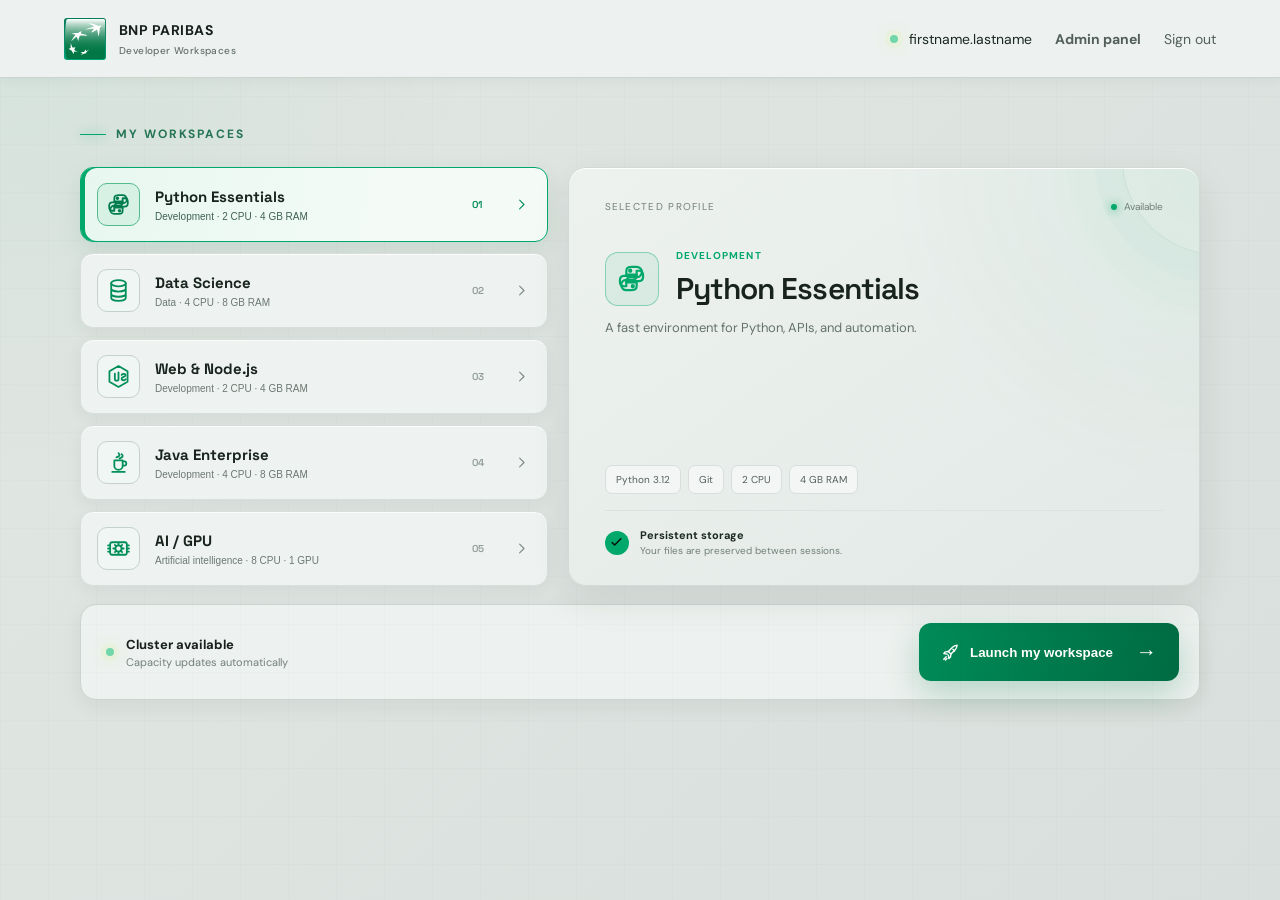
<file: preview/index.html>
<!doctype html>
<html lang="en">
<head>
  <meta charset="utf-8"><meta name="viewport" content="width=device-width,initial-scale=1">
  <title>BNP Paribas Developer Workspaces</title>
  <link rel="stylesheet" href="../theme/static/portal.css">
</head>
<body>
  <nav class="nebula-nav"><a class="nebula-brand" href="login.html"><img class="brand-logo" src="../theme/static/bnp-paribas-logo.svg" alt=""><span class="brand-copy"><strong>BNP PARIBAS</strong><small>Developer Workspaces</small></span></a><div class="nav-user"><span class="status-dot"></span><span class="user-name">firstname.lastname</span><a class="nav-link nav-link-admin" href="#admin">Admin panel</a><a class="nav-link" href="login.html">Sign out</a></div></nav>
  <main class="profile-shell"><header class="profile-header"><div class="eyebrow"><span></span> My workspaces</div></header><form><div class="native-profile-control"><label for="profile">Profile</label><select id="profile" name="profile"><option value="python" selected>Python Essentials — A fast environment for Python, APIs, and automation.</option><option value="datascience">Data Science — Pandas, SciPy, scikit-learn, and visualization.</option><option value="node">Web &amp; Node.js — Node.js and TypeScript for web applications.</option><option value="java">Java Enterprise — OpenJDK and Maven for enterprise services.</option><option value="cuda">AI / GPU — CUDA, cuDNN, and PyTorch for AI workloads.</option></select></div><div class="launch-bar"><div><span class="status-dot"></span><strong>Cluster available</strong><small>Capacity updates automatically</small></div><button type="button" class="primary-action launch-button"><span class="action-label"><svg viewBox="0 0 24 24" aria-hidden="true"><path d="M14.5 5.5c2.1-2.1 4.6-2.5 5.8-2.6-.1 1.2-.5 3.7-2.6 5.8l-5.2 5.2-3.2-3.2 5.2-5.2Z"/><path d="m9.3 10.7-3.7.5-2 2 4.2.8m4.7-.1-.5 3.7-2 2-.8-4.2M15 8l2 2M6.5 17.5l-3 3m4-1-2 2"/></svg>Launch my workspace</span><b>→</b></button></div></form></main>
  <script src="../theme/static/profiles.js"></script>
</body>
</html>
</file>
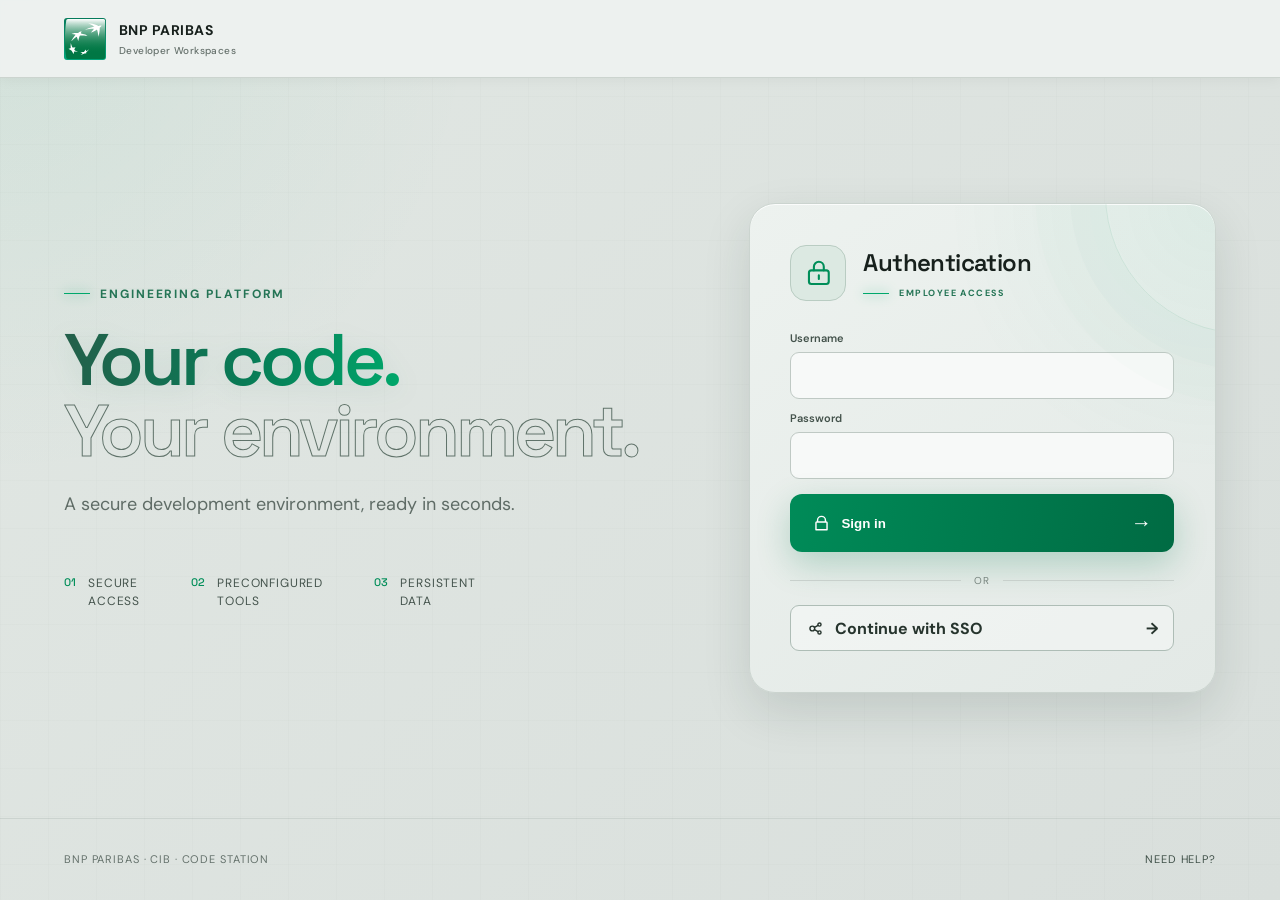
<file: preview/login.html>
<!doctype html>
<html lang="en">
<head>
  <meta charset="utf-8"><meta name="viewport" content="width=device-width,initial-scale=1">
  <title>Sign in · BNP Paribas Developer Workspaces</title>
  <link rel="stylesheet" href="../theme/static/portal.css">
</head>
<body class="auth-page">
  <nav class="nebula-nav"><a class="nebula-brand" href="#"><img class="brand-logo" src="../theme/static/bnp-paribas-logo.svg" alt=""><span class="brand-copy"><strong>BNP PARIBAS</strong><small>Developer Workspaces</small></span></a></nav>
  <main class="auth-shell"><section class="auth-copy"><div class="eyebrow"><span></span> Engineering platform</div><h1><span class="headline-solid">Your code.</span><br><em>Your environment.</em></h1><p>A secure development environment, ready in seconds.</p><div class="feature-row"><div><strong>01</strong><span>Secure<br>access</span></div><div><strong>02</strong><span>Preconfigured<br>tools</span></div><div><strong>03</strong><span>Persistent<br>data</span></div></div></section><section class="auth-card-wrap"><div class="auth-card"><div class="card-orbit"></div><div class="auth-card-header"><div class="card-icon"><svg viewBox="0 0 24 24" aria-hidden="true"><rect x="4" y="10" width="16" height="11" rx="2"/><path d="M8 10V7a4 4 0 0 1 8 0v3M12 14v3"/></svg></div><div><h2>Authentication</h2><div class="eyebrow compact"><span></span> Employee access</div></div></div><form class="ldap-form" action="index.html"><label for="username">Username</label><input id="username" name="username" autocomplete="username" required><label for="password">Password</label><input id="password" name="password" type="password" autocomplete="current-password" required><button class="primary-action auth-submit" type="submit"><span class="action-label"><svg viewBox="0 0 24 24" aria-hidden="true"><path d="M7 10V8a5 5 0 0 1 10 0v2m-11 0h12a1 1 0 0 1 1 1v9H5v-9a1 1 0 0 1 1-1Z"/></svg>Sign in</span><b>→</b></button></form><div class="auth-divider"><span>or</span></div><a class="secondary-action sso-action" href="index.html"><span class="action-label"><svg viewBox="0 0 24 24" aria-hidden="true"><circle cx="8" cy="12" r="3"/><circle cx="17" cy="7" r="2"/><circle cx="17" cy="17" r="2"/><path d="m10.7 10.7 4.5-2.6m-4.5 5.2 4.5 2.6"/></svg>Continue with SSO</span><b>→</b></a></div></section></main>
  <footer class="portal-footer"><span>BNP Paribas · CIB · Code Station</span><a href="#">Need help?</a></footer>
  <script src="../theme/static/auth.js"></script>
</body>
</html>
</file>
<file: theme/static/portal.css>
@font-face {
  font-family: "DM Sans";
  font-style: normal;
  font-weight: 400;
  font-display: swap;
  src: url("./fonts/dm-sans-400.ttf") format("truetype");
}
@font-face {
  font-family: "DM Sans";
  font-style: normal;
  font-weight: 500;
  font-display: swap;
  src: url("./fonts/dm-sans-500.ttf") format("truetype");
}
@font-face {
  font-family: "DM Sans";
  font-style: normal;
  font-weight: 600;
  font-display: swap;
  src: url("./fonts/dm-sans-600.ttf") format("truetype");
}
@font-face {
  font-family: "DM Sans";
  font-style: normal;
  font-weight: 700;
  font-display: swap;
  src: url("./fonts/dm-sans-700.ttf") format("truetype");
}
@font-face {
  font-family: "Space Grotesk";
  font-style: normal;
  font-weight: 500;
  font-display: swap;
  src: url("./fonts/space-grotesk-500.ttf") format("truetype");
}
@font-face {
  font-family: "Space Grotesk";
  font-style: normal;
  font-weight: 600;
  font-display: swap;
  src: url("./fonts/space-grotesk-600.ttf") format("truetype");
}
@font-face {
  font-family: "Space Grotesk";
  font-style: normal;
  font-weight: 700;
  font-display: swap;
  src: url("./fonts/space-grotesk-700.ttf") format("truetype");
}

:root {
  --ink: #f7f7fb;
  --muted: #a6a8ba;
  --panel: rgba(22, 23, 36, .76);
  --line: rgba(255, 255, 255, .11);
  --green: #00a86b;
  --green-deep: #007a4d;
  --mint: #50d5a3;
  --gold: #d6b567;
  --lime: #72d6ab;
  --bg: #0b1512;
}

* { box-sizing: border-box; }
html, body { min-height: 100%; }
html, body { overflow-x: hidden; }
body {
  margin: 0;
  color: var(--ink);
  background:
    radial-gradient(circle at 13% 12%, rgba(0, 168, 107, .20), transparent 28rem),
    radial-gradient(circle at 92% 83%, rgba(80, 213, 163, .10), transparent 27rem),
    linear-gradient(135deg, #0b1512 0%, #101916 50%, #09100e 100%);
  font-family: "DM Sans", sans-serif;
}
body::before {
  content: ""; position: fixed; inset: 0; pointer-events: none; opacity: .18;
  background-image: linear-gradient(rgba(255,255,255,.025) 1px, transparent 1px), linear-gradient(90deg, rgba(255,255,255,.025) 1px, transparent 1px);
  background-size: 48px 48px;
}
a { color: inherit; }
.container { width: 100%; max-width: none; padding: 0; }
#main { min-height: calc(100vh - 78px); }
.nebula-nav { height: 78px; padding: 0 clamp(24px, 5vw, 76px); display: flex; align-items: center; justify-content: space-between; border-bottom: 1px solid var(--line); }
.nebula-brand { display: flex; align-items: center; gap: 13px; text-decoration: none; font: 600 17px "Space Grotesk"; letter-spacing: -.02em; }
.brand-mark { width: 42px; height: 34px; position: relative; display: inline-block; border-radius: 3px; background: linear-gradient(135deg, #00a86b, #008957); overflow: hidden; }
.brand-mark i { position: absolute; color: #fff; font: 8px/1 sans-serif; transform: rotate(-15deg); }
.brand-mark i:nth-child(1) { left: 7px; top: 7px; }.brand-mark i:nth-child(2) { left: 17px; top: 12px; }.brand-mark i:nth-child(3) { right: 6px; top: 6px; }.brand-mark i:nth-child(4) { right: 7px; bottom: 5px; }
.brand-copy { display: flex; flex-direction: column; line-height: 1; }.brand-copy strong { font: 700 14px "DM Sans"; letter-spacing: .035em; }.brand-copy small { margin-top: 5px; color: #9faea8; font: 500 10px "DM Sans"; letter-spacing: .04em; }
.brand-logo { width: 42px; height: 42px; display: block; object-fit: contain; border-radius: 3px; }
.nav-user { display: flex; align-items: center; gap: 11px; color: var(--muted); font-size: 14px; }.user-name { color: var(--ink); }.nav-link { margin-left: 12px; text-decoration: none; }.nav-link:hover { color: white; }.nav-link-admin { color: var(--green-deep); font-weight: 700; }
.status-dot { width: 8px; height: 8px; display: inline-block; border-radius: 50%; background: var(--lime); box-shadow: 0 0 0 5px rgba(201,245,100,.09), 0 0 15px rgba(201,245,100,.45); }
.auth-shell { width: min(1220px, 90vw); min-height: calc(100vh - 160px); margin: auto; display: grid; grid-template-columns: 1.12fr .88fr; align-items: center; gap: 7vw; padding: 70px 0; }
.eyebrow { color: #a8c4b9; display: flex; align-items: center; gap: 10px; font-size: 12px; font-weight: 700; letter-spacing: .16em; text-transform: uppercase; }.eyebrow span { display: inline-block; width: 26px; height: 1px; background: var(--green); box-shadow: 0 0 12px var(--green); }.eyebrow.compact { font-size: 10px; }
.auth-copy h1, .profile-header h1 { margin: 22px 0 22px; font: 600 clamp(48px, 5.7vw, 82px)/.98 "Space Grotesk"; letter-spacing: -.055em; }.auth-copy h1 em { color: transparent; font-style: normal; -webkit-text-stroke: 1px #9ab8ac; }.auth-copy > p { max-width: 540px; color: var(--muted); font-size: 18px; line-height: 1.7; }
.feature-row { display: flex; gap: clamp(28px, 4vw, 58px); margin-top: 56px; }.feature-row div { display: flex; gap: 12px; align-items: flex-start; }.feature-row strong { color: var(--mint); font: 500 11px "Space Grotesk"; }.feature-row span { color: #d3d2dc; font-size: 12px; line-height: 1.45; text-transform: uppercase; letter-spacing: .07em; }
.auth-card { position: relative; overflow: hidden; padding: clamp(34px, 4vw, 58px); border: 1px solid var(--line); border-radius: 26px; background: linear-gradient(145deg, rgba(31,31,47,.9), rgba(15,16,25,.84)); box-shadow: 0 32px 100px rgba(0,0,0,.42); backdrop-filter: blur(20px); }.card-orbit { position: absolute; width: 280px; height: 280px; border: 1px solid rgba(159,122,234,.12); border-radius: 50%; right: -170px; top: -150px; box-shadow: 0 0 0 35px rgba(159,122,234,.025), 0 0 0 70px rgba(159,122,234,.02); }.card-icon { display: grid; place-items: center; width: 56px; height: 56px; margin-bottom: 35px; border-radius: 16px; color: var(--lime); font: 600 20px monospace; background: #1c1d29; border: 1px solid var(--line); box-shadow: inset 0 1px rgba(255,255,255,.05); }.auth-card h2 { margin: 14px 0 10px; font: 600 37px "Space Grotesk"; letter-spacing: -.035em; }.auth-card > p { color: var(--muted); line-height: 1.6; }
.primary-action { width: 100%; min-height: 58px; margin-top: 25px; padding: 0 22px; display: flex; align-items: center; justify-content: space-between; border: 0; border-radius: 12px; color: #111019; background: linear-gradient(100deg, #b394f0, #8f72d8); text-decoration: none; font-weight: 700; cursor: pointer; box-shadow: 0 12px 34px rgba(136,101,211,.25); transition: transform .2s, filter .2s; }.primary-action:hover { color: #111019; filter: brightness(1.08); transform: translateY(-2px); }.primary-action b { font-size: 21px; }
.trust-note { display: flex; justify-content: center; align-items: center; gap: 8px; color: #858798; font-size: 11px; margin-top: 22px; }.shield { display: grid; place-items: center; width: 16px; height: 18px; color: var(--lime); border: 1px solid #515567; border-radius: 8px 8px 10px 10px; }
.portal-footer { height: 80px; display: flex; align-items: center; justify-content: space-between; padding: 0 clamp(24px, 5vw, 76px); border-top: 1px solid var(--line); color: #676979; font-size: 11px; text-transform: uppercase; letter-spacing: .08em; }.portal-footer a { color: #a6a8b8; text-decoration: none; }
.profile-shell { width: min(1180px, 90vw); margin: 0 auto; padding: 70px 0 80px; }.profile-header { max-width: 760px; }.profile-header h1 { font-size: clamp(42px, 5vw, 67px); margin-bottom: 17px; }.profile-header > p { color: var(--muted); font-size: 17px; }
.native-profile-control { position: absolute !important; width: 1px !important; height: 1px !important; overflow: hidden !important; clip: rect(0,0,0,0) !important; clip-path: inset(50%) !important; white-space: nowrap !important; }
.profile-grid { display: grid; grid-template-columns: repeat(3, 1fr); gap: 18px; margin-top: 48px; }.profile-card { min-height: 330px; position: relative; overflow: hidden; display: flex; flex-direction: column; align-items: flex-start; padding: 30px; border: 1px solid var(--line); border-radius: 20px; color: var(--ink); background: linear-gradient(145deg, rgba(27,28,42,.86), rgba(16,17,25,.8)); text-align: left; cursor: pointer; transition: transform .22s, border-color .22s, background .22s; }.profile-card:hover { transform: translateY(-5px); border-color: rgba(255,255,255,.25); }.profile-card.selected { border-color: var(--accent); background: linear-gradient(145deg, color-mix(in srgb, var(--accent) 10%, #1b1c2a), #101119 70%); box-shadow: 0 18px 65px color-mix(in srgb, var(--accent) 12%, transparent); }.tone-violet { --accent: var(--violet); }.tone-cyan { --accent: var(--cyan); }.tone-lime { --accent: var(--lime); }.profile-number { position: absolute; right: 25px; top: 22px; color: #5e6070; font: 500 12px "Space Grotesk"; }.selection-mark { position: absolute; right: 21px; bottom: 22px; display: grid; place-items: center; width: 25px; height: 25px; border: 1px solid #4e5060; border-radius: 50%; color: transparent; }.selected .selection-mark { color: #101119; background: var(--accent); border-color: var(--accent); }.profile-icon { display: grid; place-items: center; width: 57px; height: 57px; margin: 20px 0 32px; border: 1px solid color-mix(in srgb, var(--accent) 32%, transparent); border-radius: 15px; color: var(--accent); background: color-mix(in srgb, var(--accent) 8%, transparent); font: 600 21px monospace; }.profile-card > strong { font: 600 23px "Space Grotesk"; }.profile-description { min-height: 48px; margin: 10px 0 25px; color: var(--muted); font-size: 13px; line-height: 1.5; }.tag-list { display: flex; flex-wrap: wrap; gap: 7px; max-width: 88%; }.tag-list i { padding: 6px 9px; border: 1px solid var(--line); border-radius: 6px; color: #aaaebe; background: rgba(255,255,255,.025); font-style: normal; font-size: 10px; }
.launch-bar { margin-top: 25px; padding: 18px 20px 18px 25px; display: flex; align-items: center; justify-content: space-between; border: 1px solid var(--line); border-radius: 16px; background: rgba(20,21,31,.72); }.launch-bar > div { display: grid; grid-template-columns: 20px auto; align-items: center; }.launch-bar .status-dot { grid-row: 1 / 3; }.launch-bar strong { font-size: 13px; }.launch-bar small { color: #777989; font-size: 11px; margin-top: 2px; }.launch-button { width: auto; min-width: 260px; margin: 0; }
@media (max-width: 850px) { .auth-shell { grid-template-columns: 1fr; padding: 50px 0; }.auth-copy h1 { font-size: 52px; }.feature-row { margin-top: 35px; }.auth-card-wrap { max-width: 560px; width: 100%; }.profile-grid { grid-template-columns: 1fr; }.profile-card { min-height: 260px; }.launch-bar { align-items: stretch; gap: 18px; flex-direction: column; }.launch-button { width: 100%; }.nav-user .user-name { display: none; } }
@media (max-width: 540px) { .nebula-nav { height: 68px; }.nebula-brand { font-size: 14px; }.nav-user { gap: 8px; }.nav-link { margin-left: 4px; }.auth-copy h1 { font-size: 42px; }.feature-row { gap: 16px; flex-wrap: wrap; }.portal-footer { padding: 0 20px; }.portal-footer span { display: none; }.profile-shell { width: 88vw; padding-top: 48px; } }

/* BNP Paribas visual identity */
.auth-card { background: linear-gradient(145deg, rgba(24,40,34,.92), rgba(12,22,19,.86)); }
.card-orbit { border-color: rgba(0,168,107,.13); box-shadow: 0 0 0 35px rgba(0,168,107,.025), 0 0 0 70px rgba(0,168,107,.02); }
.primary-action { color: #fff; background: linear-gradient(100deg, #008b58, #006b43); box-shadow: 0 12px 34px rgba(0,120,76,.24); }
.primary-action:hover { color: #fff; }
.tone-green { --accent: var(--green); }
.tone-mint { --accent: var(--mint); }
.tone-blue { --accent: #5aa9e6; }
.tone-orange { --accent: #f0a35e; }
.tone-gold { --accent: var(--gold); }
@media (min-width: 851px) { .profile-grid { grid-template-columns: repeat(6, 1fr); }.profile-card { grid-column: span 2; }.profile-card:nth-child(4) { grid-column: 2 / span 2; }.profile-card:nth-child(5) { grid-column: 4 / span 2; } }

/* Dual SSO + LDAP authentication */
.auth-card { padding: clamp(30px, 3.2vw, 46px); }
.auth-card .card-icon { margin-bottom: 25px; }
.auth-card .primary-action { margin-top: 20px; }
.auth-divider { display: flex; align-items: center; gap: 13px; margin: 22px 0 18px; color: #76827d; font-size: 10px; text-transform: uppercase; letter-spacing: .08em; white-space: nowrap; }
.auth-divider::before, .auth-divider::after { content: ""; height: 1px; flex: 1; background: var(--line); }
.ldap-form { display: grid; grid-template-columns: 1fr 1fr; gap: 8px 12px; }
.ldap-form label { color: #aebbb6; font-size: 11px; font-weight: 600; }
.ldap-form input { width: 100%; height: 44px; padding: 0 13px; border: 1px solid rgba(255,255,255,.13); border-radius: 9px; outline: 0; color: var(--ink); background: rgba(4,13,10,.5); font: 500 14px "DM Sans"; }
.ldap-form input:focus { border-color: var(--green); box-shadow: 0 0 0 3px rgba(0,168,107,.11); }
.secondary-action { grid-column: 1 / -1; min-height: 46px; margin-top: 8px; padding: 0 15px; display: flex; justify-content: space-between; align-items: center; border: 1px solid rgba(80,213,163,.34); border-radius: 9px; color: #dce7e2; background: rgba(0,168,107,.07); font-weight: 700; cursor: pointer; }
.secondary-action:hover { border-color: var(--mint); background: rgba(0,168,107,.13); }
.auth-submit { grid-column: 1 / -1; margin-top: 8px !important; }
.sso-action { width: 100%; text-decoration: none; }
.sso-action:hover { color: #fff; text-decoration: none; }
.login-error { margin: 20px 0 0; padding: 12px 14px; display: flex; align-items: flex-start; gap: 11px; border: 1px solid rgba(255,112,112,.3); border-radius: 10px; color: #ffc2c2; background: rgba(170,45,45,.12); font-size: 12px; }
.login-error svg { flex: 0 0 20px; width: 20px; height: 20px; fill: none; stroke: currentColor; stroke-width: 1.8; stroke-linecap: round; stroke-linejoin: round; }
.login-error div { display: flex; flex-direction: column; gap: 2px; }
.login-error strong { font-size: 12px; line-height: 1.35; }
.login-error span { line-height: 1.45; }

/* Compact master/detail profile selector */
.profile-shell { width: min(1120px, 90vw); }
.profile-header h1 { font-size: clamp(40px, 4.2vw, 60px); }
.profile-picker { display: grid; grid-template-columns: minmax(330px, .85fr) minmax(430px, 1.15fr); gap: 20px; margin-top: 42px; }
.profile-list { display: flex; flex-direction: column; gap: 9px; }
.profile-row { --accent: var(--green); position: relative; min-height: 75px; display: grid; grid-template-columns: 45px 1fr 28px 18px; gap: 13px; align-items: center; padding: 12px 16px; border: 1px solid var(--line); border-radius: 13px; color: var(--ink); background: rgba(20,30,27,.72); text-align: left; cursor: pointer; transition: border-color .18s, background .18s, transform .18s; }
.profile-row:hover { transform: translateX(3px); border-color: rgba(255,255,255,.22); }
.profile-row.selected { border-color: color-mix(in srgb, var(--accent) 75%, white); background: color-mix(in srgb, var(--accent) 9%, rgba(20,30,27,.9)); box-shadow: inset 3px 0 var(--accent); }
.row-icon { width: 43px; height: 43px; display: grid; place-items: center; border: 1px solid color-mix(in srgb, var(--accent) 38%, transparent); border-radius: 10px; color: var(--accent); background: color-mix(in srgb, var(--accent) 8%, transparent); font: 700 13px "Space Grotesk"; }
.row-copy { min-width: 0; display: flex; flex-direction: column; gap: 5px; }.row-copy strong { font: 600 15px "Space Grotesk"; }.row-copy small { overflow: hidden; color: #848f8a; font-size: 10px; white-space: nowrap; text-overflow: ellipsis; }
.row-index { color: #59625e; font: 600 10px "Space Grotesk"; }.row-arrow { color: #64706b; font-size: 22px; }.selected .row-arrow { color: var(--accent); }
.profile-detail { --accent: var(--green); min-height: 410px; position: relative; overflow: hidden; padding: 32px 36px; border: 1px solid color-mix(in srgb, var(--accent) 32%, var(--line)); border-radius: 18px; background: radial-gradient(circle at 100% 0, color-mix(in srgb, var(--accent) 12%, transparent), transparent 45%), linear-gradient(145deg, rgba(24,36,32,.92), rgba(12,20,18,.9)); }
.profile-detail::after { content: ""; position: absolute; width: 190px; height: 190px; right: -115px; top: -105px; border: 1px solid color-mix(in srgb, var(--accent) 17%, transparent); border-radius: 50%; box-shadow: 0 0 0 28px color-mix(in srgb, var(--accent) 2.5%, transparent), 0 0 0 56px color-mix(in srgb, var(--accent) 1.5%, transparent); }
.detail-top { display: flex; justify-content: space-between; align-items: center; }.detail-label { color: #7f8c86; font-size: 10px; text-transform: uppercase; letter-spacing: .13em; }.detail-status { display: flex; align-items: center; gap: 7px; color: #9aada5; font-size: 10px; }.detail-status i { width: 6px; height: 6px; border-radius: 50%; background: var(--accent); box-shadow: 0 0 10px var(--accent); }
.detail-icon { width: 54px; height: 54px; margin-top: 37px; display: grid; place-items: center; border: 1px solid color-mix(in srgb, var(--accent) 38%, transparent); border-radius: 13px; color: var(--accent); background: color-mix(in srgb, var(--accent) 8%, transparent); font: 700 15px "Space Grotesk"; }.detail-category { margin: 26px 0 7px; color: var(--accent); font-size: 10px; font-weight: 700; text-transform: uppercase; letter-spacing: .12em; }.profile-detail h2 { margin: 0; font: 600 30px "Space Grotesk"; letter-spacing: -.03em; }.detail-description { min-height: 42px; margin: 10px 0 22px; color: #9aa7a1; font-size: 13px; line-height: 1.6; }.detail-tags { display: flex; flex-wrap: wrap; gap: 7px; }.detail-tags span { padding: 7px 10px; border: 1px solid var(--line); border-radius: 7px; color: #b2bdb8; background: rgba(255,255,255,.025); font-size: 10px; }.detail-note { position: absolute; left: 36px; right: 36px; bottom: 28px; display: flex; gap: 11px; align-items: center; padding-top: 17px; border-top: 1px solid var(--line); }.detail-note > span { width: 24px; height: 24px; display: grid; place-items: center; border-radius: 50%; color: #07110d; background: var(--accent); font-size: 11px; }.detail-note p { display: flex; flex-direction: column; margin: 0; }.detail-note strong { font-size: 11px; }.detail-note small { margin-top: 2px; color: #77827d; font-size: 10px; }
.detail-heading { display: flex; align-items: center; gap: 17px; margin-top: 36px; }
.detail-heading .detail-icon { flex: 0 0 54px; margin: 0; }
.detail-heading .detail-category { margin: 0 0 7px; }
.profile-detail .detail-tags { position: absolute; left: 36px; right: 36px; bottom: 91px; }
.profile-picker + .launch-bar { margin-top: 18px; }
@media (max-width: 850px) { .profile-picker { grid-template-columns: 1fr; }.profile-detail { min-height: 380px; }.ldap-form { grid-template-columns: 1fr; }.ldap-form .secondary-action { grid-column: 1; } }

/* Neutral surfaces: BNP green is reserved for actions and active states. */
body {
  --ink: #17201c;
  --muted: #68736e;
  --line: #d9dfdc;
  color: var(--ink);
  background: radial-gradient(circle at 0 0, rgba(0,150,95,.055), transparent 30rem), linear-gradient(135deg, #e1e7e3, #d9dfdc);
}
.nebula-nav { border-color: #ccd4cf; background: rgba(238,242,240,.96); box-shadow: 0 1px 14px rgba(20,35,29,.055); backdrop-filter: blur(16px); }
.brand-copy strong { color: #17201c; }.brand-copy small { color: #66716c; }
.nav-user { color: #64706a; }.nav-user .user-name { color: #1c2822; }.nav-link { color: #53605a; }
.auth-card {
  background: linear-gradient(145deg, rgba(31,34,35,.95), rgba(20,22,23,.92));
  box-shadow: 0 32px 100px rgba(0,0,0,.36);
}
.card-orbit { border-color: rgba(255,255,255,.07); box-shadow: 0 0 0 35px rgba(255,255,255,.014), 0 0 0 70px rgba(255,255,255,.009); }
.ldap-form input { background: rgba(7,8,9,.48); }
.secondary-action { background: rgba(255,255,255,.025); }
.secondary-action:hover { background: rgba(0,168,107,.07); }
.profile-list { gap: 11px; }
.profile-row {
  border-color: #3b4143;
  background: linear-gradient(100deg, #262a2c, #222628);
  box-shadow: 0 5px 16px rgba(0,0,0,.16), inset 0 1px rgba(255,255,255,.025);
}
.profile-row:hover {
  border-color: #68716e;
  background: linear-gradient(100deg, #2d3234, #272b2d);
}
.profile-row.selected {
  border-color: color-mix(in srgb, var(--accent) 82%, white);
  background: linear-gradient(100deg, color-mix(in srgb, var(--accent) 18%, #272b2c), #222a27 65%);
  box-shadow: inset 4px 0 var(--accent), 0 8px 24px rgba(0,0,0,.24), 0 0 0 1px color-mix(in srgb, var(--accent) 16%, transparent);
}
.row-copy strong { color: #f7faf8; font-weight: 700; }
.row-copy small { color: #b2bbb7; }
.row-index { color: #929b97; }
.row-arrow { color: #a2aaa6; }
.row-icon { background: #1a211f; border-color: color-mix(in srgb, var(--accent) 58%, #46504c); color: color-mix(in srgb, var(--accent) 82%, white); }
.profile-row.selected .row-copy strong { color: #fff; }
.profile-row.selected .row-copy small { color: #d0d8d4; }
.profile-row.selected .row-index { color: color-mix(in srgb, var(--accent) 65%, white); }
.profile-detail {
  border-color: #43494b;
  background:
    radial-gradient(circle at 100% 0, color-mix(in srgb, var(--accent) 6%, transparent), transparent 42%),
    linear-gradient(145deg, #242829, #1c1f20);
  box-shadow: 0 12px 35px rgba(0,0,0,.22), inset 0 1px rgba(255,255,255,.025);
}

/* Light corporate workspace selector */
body.profile-page {
  --ink: #17201c;
  --muted: #68736e;
  --line: #d9dfdc;
  color: var(--ink);
  background:
    radial-gradient(circle at 0 0, rgba(0,150,95,.055), transparent 30rem),
    linear-gradient(135deg, #e1e7e3, #d9dfdc);
}
body.profile-page::before { opacity: .55; background-image: linear-gradient(rgba(25,45,36,.025) 1px, transparent 1px), linear-gradient(90deg, rgba(25,45,36,.025) 1px, transparent 1px); }
.profile-page .nebula-nav { border-color: #ccd4cf; background: rgba(238,242,240,.96); box-shadow: 0 1px 14px rgba(20,35,29,.055); }
.profile-page .brand-copy strong { color: #17201c; }.profile-page .brand-copy small { color: #66716c; }
.profile-page .nav-user { color: #64706a; }.profile-page .nav-user .user-name { color: #1c2822; }.profile-page .nav-link { color: #53605a; }
.profile-page .profile-header .eyebrow { color: #247455; }
.profile-page .profile-header h1 { color: #16221c; }
.profile-page .profile-header > p { color: #65716b; }
.profile-page .profile-row {
  border-color: #d8dfdb;
  color: #19241f;
  background: #eef2f0;
  box-shadow: 0 5px 18px rgba(26,45,36,.055), inset 0 1px rgba(255,255,255,.8);
}
.profile-page .profile-row:hover { border-color: #9eaaa4; background: #fafbfa; box-shadow: 0 8px 24px rgba(26,45,36,.09); }
.profile-page .profile-row.selected {
  border-color: #00a86b;
  background: linear-gradient(100deg, #e7f7ef, #f4fbf7 68%);
  box-shadow: inset 4px 0 #00a86b, 0 9px 25px rgba(0,120,76,.11);
}
.profile-page .row-icon { border-color: #c4d2cb; color: #008e59; background: #f0f6f3; }
.profile-page .profile-row.selected .row-icon { border-color: #54bb8f; color: #007d4e; background: #d8f1e5; }
.profile-page .row-copy strong, .profile-page .profile-row.selected .row-copy strong { color: #18231e; }
.profile-page .row-copy small { color: #6c7872; }.profile-page .profile-row.selected .row-copy small { color: #3f6253; }
.profile-page .row-index { color: #929d98; }.profile-page .profile-row.selected .row-index { color: #008b57; }
.profile-page .row-arrow { color: #7c8882; }.profile-page .selected .row-arrow { color: #008e59; }
.profile-page .profile-detail {
  --ink: #17201c;
  --muted: #68736e;
  border-color: #d2dad6;
  color: #17201c;
  background:
    radial-gradient(circle at 100% 0, rgba(0,168,107,.055), transparent 42%),
    linear-gradient(145deg, #edf2ef, #e3e9e6);
  box-shadow: 0 14px 38px rgba(26,45,36,.09), inset 0 1px #fff;
}
.profile-page .profile-detail::after { border-color: rgba(0,142,89,.1); box-shadow: 0 0 0 28px rgba(0,142,89,.018), 0 0 0 56px rgba(0,142,89,.01); }
.profile-page .profile-detail h2 { color: #18231e; }
.profile-page .detail-description { color: #66736d; }
.profile-page .detail-label, .profile-page .detail-status { color: #738079; }
.profile-page .detail-tags span { border-color: #d7dedb; color: #52605a; background: #f3f6f4; }
.profile-page .detail-note { border-color: #dce2df; }.profile-page .detail-note strong { color: #1c2822; }.profile-page .detail-note small { color: #75817b; }
.profile-page .launch-bar { border-color: #cbd4cf; color: #17201c; background: #edf1ef; box-shadow: 0 6px 22px rgba(26,45,36,.065); }
.profile-page .profile-shell { padding-top: 48px; }
.profile-page .profile-picker { margin-top: 25px; }
.profile-picker > *, .auth-shell > * { min-width: 0; }

/* Authentication page aligned with the light workspace theme. */
body.auth-page {
  --ink: #17201c;
  --muted: #68736e;
  --line: #ccd5d0;
  color: var(--ink);
  background:
    radial-gradient(circle at 0 0, rgba(0,150,95,.065), transparent 30rem),
    linear-gradient(135deg, #e1e7e3, #d9dfdc);
}
body.auth-page::before { opacity: .55; background-image: linear-gradient(rgba(25,45,36,.025) 1px, transparent 1px), linear-gradient(90deg, rgba(25,45,36,.025) 1px, transparent 1px); }
.auth-page .nebula-nav { border-color: #ccd4cf; background: rgba(238,242,240,.96); box-shadow: 0 1px 14px rgba(20,35,29,.055); }

/* JupyterHub administration */
body:has(#react-admin-hook) {
  padding-bottom: 38px;
  background:
    radial-gradient(circle at 8% 0, rgba(0, 168, 107, .08), transparent 32rem),
    linear-gradient(135deg, #edf2ef, #e4ebe7);
}
body:has(#react-admin-hook)::before {
  opacity: .45;
  background-image: linear-gradient(rgba(25,45,36,.025) 1px, transparent 1px), linear-gradient(90deg, rgba(25,45,36,.025) 1px, transparent 1px);
}
body:has(#react-admin-hook) .nav-link-admin {
  padding: 8px 12px;
  border-radius: 8px;
  color: #fff;
  background: var(--green-deep);
  box-shadow: 0 5px 16px rgba(0, 122, 77, .18);
}
body:has(#react-admin-hook) .nav-link-admin:hover { color: #fff; background: #006a43; }
#react-admin-hook { position: relative; z-index: 1; padding: 54px 0 76px; }
#react-admin-hook > .resets > .container { width: min(1180px, 92vw); max-width: none; margin: 0 auto; padding: 0; }
#react-admin-hook .server-dashboard-container::before {
  content: "Administration console";
  display: block;
  margin-bottom: 24px;
  color: #17201c;
  font: 600 clamp(30px, 4vw, 46px)/1.08 "Space Grotesk";
  letter-spacing: -.04em;
}
#react-admin-hook .server-dashboard-container { position: relative; }
#react-admin-hook .server-dashboard-container > .row {
  margin: 0 0 18px;
  padding: 16px;
  border: 1px solid #d2dad6;
  border-radius: 14px;
  background: rgba(248, 250, 249, .9);
  box-shadow: 0 10px 28px rgba(26, 45, 36, .07);
}
#react-admin-hook .form-control {
  min-height: 44px;
  border-color: #cbd5d0;
  border-radius: 9px;
  color: #17201c;
  background-color: #fff;
  box-shadow: none;
}
#react-admin-hook .form-control:focus { border-color: var(--green); box-shadow: 0 0 0 3px rgba(0, 168, 107, .11); }
#react-admin-hook .form-check-input:checked { border-color: var(--green-deep); background-color: var(--green-deep); }
#react-admin-hook .form-check-label { color: #53605a; font-size: 13px; }
#react-admin-hook .btn {
  min-height: 32px;
  padding: 5px 10px;
  border-radius: 7px;
  font-size: 12px;
  font-weight: 700;
  box-shadow: none;
}
#react-admin-hook .btn-primary,
#react-admin-hook .btn-success { border-color: var(--green-deep); color: #fff; background: var(--green-deep); }
#react-admin-hook .btn-primary:hover,
#react-admin-hook .btn-success:hover { border-color: #006a43; color: #fff; background: #006a43; }
#react-admin-hook .btn-light { border-color: #ccd6d1; color: #34433c; background: #f8faf9; }
#react-admin-hook .btn-light:hover { border-color: #8fa098; color: #17201c; background: #fff; }
#react-admin-hook .btn-danger { border-color: #b83a42; color: #fff; background: #b83a42; }
#react-admin-hook .server-dashboard-container > .table {
  margin: 0;
  overflow: hidden;
  border: 1px solid #d2dad6;
  border-radius: 14px;
  color: #26342d;
  background: #f9fbfa;
  box-shadow: 0 14px 36px rgba(26, 45, 36, .09);
}
#react-admin-hook .server-dashboard-container > .table > :not(caption) > * > * { padding: 14px 13px; border-color: #e0e6e3; vertical-align: middle; }
#react-admin-hook .admin-table-head th { border-bottom: 1px solid #cbd6d1; color: #3f5148; background: #eef3f0; font-size: 11px; letter-spacing: .08em; text-transform: uppercase; }
#react-admin-hook .noborder { background: #f5f8f6; }
#react-admin-hook .user-row { background: #fff; transition: background .16s; }
#react-admin-hook .user-row:hover { background: #f2faf6; }
#react-admin-hook .user-row > td:first-child { font-weight: 700; }
#react-admin-hook [data-testid="admin-collapse-button"] {
  width: 26px;
  min-width: 26px;
  height: 26px;
  min-height: 26px;
  margin-right: 7px;
  padding: 0;
  border-radius: 7px;
  vertical-align: middle;
  font-size: 11px;
}
#react-admin-hook [data-testid="admin-collapse-button"][aria-expanded="true"] { border-color: #53635b; background: #53635b; }
#react-admin-hook .admin-header-buttons { text-align: right; }
#react-admin-hook .admin-header-buttons .btn { margin-left: 8px; }
#react-admin-hook .actions { display: flex; flex-wrap: wrap; gap: 7px; }
#react-admin-hook #admin-card-group.show {
  display: grid;
  grid-template-columns: repeat(2, minmax(0, 1fr));
  gap: 14px;
  padding: 16px;
  background: #f3f7f5;
}
#react-admin-hook #admin-card-group > .card {
  width: auto !important;
  margin: 0 !important;
  padding: 0 !important;
  overflow: hidden;
  border: 1px solid #ced9d3;
  border-radius: 12px;
  background: #fff;
  box-shadow: 0 8px 22px rgba(26, 45, 36, .07);
}
#react-admin-hook #admin-card-group .card-title {
  margin: 0;
  padding: 13px 15px;
  border-bottom: 1px solid #d8e1dc;
  color: #183027;
  background: linear-gradient(100deg, #e4f3eb, #f4f8f6);
  font: 700 14px "Space Grotesk";
  letter-spacing: .02em;
}
#react-admin-hook #admin-card-group > .card > .table {
  --bs-table-border-color: #e3e9e6;
  --bs-table-striped-bg: #f8faf9;
  width: 100%;
  margin: 0 !important;
  border: 0;
  color: #425149;
  font-size: 12px;
}
#react-admin-hook #admin-card-group > .card > .table > tbody > tr > th,
#react-admin-hook #admin-card-group > .card > .table > tbody > tr > td {
  padding: 8px 11px !important;
  border-color: #e3e9e6;
  vertical-align: top;
}
#react-admin-hook #admin-card-group > .card > .table > tbody > tr > th {
  width: 40%;
  color: #52635b;
  background: #f6f8f7;
  font: 600 11px/1.45 "DM Sans";
  overflow-wrap: anywhere;
}
#react-admin-hook #admin-card-group > .card > .table > tbody > tr > td {
  color: #23332b;
  background: #fff;
  white-space: normal !important;
  overflow-wrap: anywhere;
}
#react-admin-hook #admin-card-group > .card > .table > tbody > tr:nth-child(even) > td { background: #fafcfb; }
#react-admin-hook #admin-card-group td > .table:has(tbody:empty) { display: none; }
#react-admin-hook .server-dashboard-row-list-item {
  display: inline-flex;
  margin: 1px 5px 1px 0;
  padding: 3px 7px;
  border-radius: 999px;
  color: #006b43;
  background: #dcf1e6;
  font-size: 10px;
  font-weight: 700;
}
#react-admin-hook .pagination-footer {
  margin-top: 18px;
  padding: 14px 16px;
  display: flex;
  align-items: center;
  gap: 9px;
  border: 1px solid #d2dad6;
  border-radius: 12px;
  color: #68736e;
  background: rgba(248, 250, 249, .9);
}
#react-admin-hook .pagination-footer p { margin: 0 auto 0 0; }
#react-admin-hook .pagination-footer .form-control { width: 78px !important; min-height: 38px; }
#react-admin-hook .card { border-color: #d2dad6; border-radius: 12px; box-shadow: 0 8px 24px rgba(26,45,36,.07); }
#react-admin-hook .card-title { color: #17201c; font-family: "Space Grotesk"; }
#react-admin-hook + .version_footer,
.version_footer { border-top: 1px solid #d2dad6; color: #7a8781; background: rgba(248,250,249,.72) !important; }
body:has(#react-admin-hook) > .version_footer {
  position: fixed;
  z-index: 20;
  right: 0;
  bottom: 0;
  left: 0;
  min-height: 38px;
  display: flex;
  align-items: center;
  backdrop-filter: blur(14px);
  box-shadow: 0 -5px 18px rgba(26, 45, 36, .05);
}
@media (max-width: 760px) {
  #react-admin-hook { padding-top: 36px; }
  #react-admin-hook > .resets > .container { width: 92vw; }
  #react-admin-hook .server-dashboard-container { overflow-x: auto; }
  #react-admin-hook .server-dashboard-container > .row {
    position: sticky;
    left: 0;
    width: 92vw;
    max-width: 92vw;
  }
  #react-admin-hook .server-dashboard-container > .table { min-width: 860px; }
  #react-admin-hook #admin-card-group.show { grid-template-columns: 1fr; }
  #react-admin-hook .pagination-footer {
    position: sticky;
    left: 0;
    width: 92vw;
    flex-wrap: wrap;
  }
  #react-admin-hook .pagination-footer p { flex: 1 0 100%; }
}
.auth-page .brand-copy strong { color: #17201c; }.auth-page .brand-copy small { color: #66716c; }
.auth-page .auth-copy .eyebrow { color: #247455; }
.auth-page .auth-copy h1 { color: #245f4a; }
.auth-page .auth-copy .headline-solid {
  color: transparent;
  background: linear-gradient(100deg, #245f4a 0%, #087b56 55%, #00a86b 100%);
  -webkit-background-clip: text;
  background-clip: text;
  filter: drop-shadow(0 5px 13px rgba(0,100,63,.09));
}
.auth-page .auth-copy h1 em { -webkit-text-stroke-color: #60736a; }
.auth-page .auth-copy > p { color: #5f6c66; }
.auth-page .feature-row span { color: #44534c; }.auth-page .feature-row strong { color: #008e59; }
.auth-page .auth-card {
  border-color: #cbd4cf;
  color: #17201c;
  background:
    radial-gradient(circle at 100% 0, rgba(0,168,107,.055), transparent 40%),
    linear-gradient(145deg, #edf2ef, #e3e9e6);
  box-shadow: 0 18px 48px rgba(26,45,36,.13), inset 0 1px rgba(255,255,255,.8);
}
.auth-page .card-orbit { border-color: rgba(0,142,89,.1); box-shadow: 0 0 0 35px rgba(0,142,89,.018), 0 0 0 70px rgba(0,142,89,.01); }
.auth-page .card-icon { color: #008e59; border-color: #b9ccc2; background: #dce9e2; }
.card-icon svg, .row-icon svg, .detail-icon svg, .row-arrow svg, .detail-note > span svg { width: 55%; height: 55%; fill: none; stroke: currentColor; stroke-width: 1.7; stroke-linecap: round; stroke-linejoin: round; }
.row-icon svg { width: 25px; height: 25px; }
.detail-icon svg { width: 31px; height: 31px; }
.row-arrow { display: grid; place-items: center; }
.row-arrow svg { width: 15px; height: 15px; }
.detail-note > span svg { width: 15px; height: 15px; stroke-width: 2.4; }
.auth-page .auth-card-header { position: relative; z-index: 1; display: flex; align-items: center; gap: 17px; }
.auth-page .auth-card-header .card-icon { flex: 0 0 56px; margin: 0; }
.auth-page .auth-card-header h2 { margin: 0 0 9px; color: #17201c; font: 600 24px "Space Grotesk"; letter-spacing: -.025em; }
.auth-page .auth-card-header .eyebrow { font-size: 9px; }
.auth-page .auth-card .eyebrow { color: #247455; }.auth-page .auth-card h2 { color: #17201c; }.auth-page .auth-card > p { color: #5e6c65; }
.auth-page .login-error { border-color: #e2a8a4; color: #7c2522; background: #f9e8e6; box-shadow: inset 3px 0 #c94b45; }
.auth-page .login-error strong { color: #6f1f1c; }
.auth-page .login-error span { color: #8a3b37; }
.auth-page .ldap-form { grid-template-columns: 1fr; gap: 7px; }
.auth-page .auth-card > .ldap-form { margin-top: 25px; }
.auth-page .ldap-form label { color: #43524b; margin-top: 5px; }
.auth-page .ldap-form input { height: 47px; border-color: #bfc9c4; color: #18231e; background: #f7f9f8; }
.auth-page .ldap-form input:focus { border-color: #00a86b; background: #fff; }
.auth-page .auth-submit { grid-column: 1; }
.auth-page .auth-divider { color: #77847e; }.auth-page .auth-divider::before, .auth-page .auth-divider::after { background: #c8d0cc; }
.auth-page .sso-action { border-color: #aebdb6; color: #26342d; background: rgba(255,255,255,.35); }
.auth-page .sso-action:hover { color: #17201c; border-color: #6b8378; background: rgba(255,255,255,.58); }
.action-label { display: inline-flex; align-items: center; gap: 10px; }
.action-label svg { width: 19px; height: 19px; fill: none; stroke: currentColor; stroke-width: 1.8; stroke-linecap: round; stroke-linejoin: round; }
.auth-page .trust-note { color: #64716b; }.auth-page .shield { border-color: #96aaa0; }
.auth-page .portal-footer { border-color: #cbd3cf; color: #64716b; }.auth-page .portal-footer a { color: #405149; }

@media (min-width: 851px) and (max-width: 1100px) {
  .auth-shell { width: 92vw; gap: 4vw; }
  .auth-copy h1 { font-size: clamp(45px, 5.3vw, 64px); }
  .auth-card { padding: 34px; }
  .profile-shell { width: 92vw; }
  .profile-picker { grid-template-columns: minmax(320px, .82fr) minmax(390px, 1.18fr); }
}

@media (max-width: 850px) {
  .auth-shell { width: min(92vw, 650px); gap: 42px; align-items: start; }
  .auth-copy h1 { font-size: clamp(42px, 9vw, 60px); }
  .auth-card-wrap { margin: 0 auto; }
  .profile-page .profile-shell { width: min(92vw, 680px); }
  .profile-picker { gap: 16px; }
  .profile-detail { min-height: 390px; }
}

@media (max-width: 540px) {
  .nebula-nav { padding: 0 16px; }
  .brand-logo { width: 38px; height: 38px; }
  .brand-copy strong { font-size: 12px; }.brand-copy small { font-size: 8px; }
  .auth-shell { width: 92vw; padding: 36px 0 48px; }
  .auth-copy h1 { font-size: clamp(36px, 11vw, 48px); }
  .auth-copy > p { font-size: 15px; }
  .feature-row { display: grid; grid-template-columns: repeat(3, 1fr); gap: 10px; }
  .feature-row div { gap: 7px; }.feature-row span { font-size: 9px; }
  .auth-card { padding: 26px 24px; border-radius: 20px; }
  .auth-page .auth-card-header h2 { font-size: 21px; }
  .profile-page .profile-shell { width: 94vw; padding: 36px 0 48px; }
  .profile-row { grid-template-columns: 43px minmax(0, 1fr) 22px 12px; gap: 10px; padding: 11px 13px; }
  .row-copy strong { font-size: 14px; }.row-copy small { font-size: 9px; }
  .profile-detail { min-height: 390px; padding: 27px 24px; }
  .detail-heading { margin-top: 30px; }
  .profile-detail .detail-tags { left: 24px; right: 24px; bottom: 92px; }
  .detail-note { left: 24px; right: 24px; }
  .launch-bar { padding: 17px; }
  .launch-button { min-width: 0; }
}

/* Keep the complete login and profile flows visible on short laptop screens. */
@media (min-width: 851px) and (max-height: 780px) {
  .nebula-nav { height: 68px; }
  .brand-logo { width: 39px; height: 39px; }
  .portal-footer { height: 54px; }
  .auth-shell { min-height: calc(100dvh - 122px); padding: 26px 0; gap: 4vw; }
  .auth-copy h1 { margin: 13px 0; font-size: clamp(40px, 5.2vw, 62px); }
  .auth-copy > p { margin: 0; font-size: 15px; line-height: 1.5; }
  .feature-row { margin-top: 32px; }
  .auth-card { padding: 30px 34px; }
  .profile-shell { width: min(1120px, 92vw); padding: 28px 0 24px; }
  .profile-picker { margin-top: 22px; gap: 18px; }
  .profile-list { gap: 8px; }
  .profile-row { min-height: 64px; padding: 9px 14px; grid-template-columns: 43px 1fr 28px 16px; }
  .row-icon { width: 41px; height: 41px; }
  .profile-detail { min-height: 352px; padding: 28px 32px; }
  .detail-heading { margin-top: 28px; }
  .profile-detail .detail-tags { left: 32px; right: 32px; bottom: 82px; }
  .detail-note { left: 32px; right: 32px; bottom: 23px; padding-top: 14px; }
  .profile-picker + .launch-bar { margin-top: 16px; padding: 14px 18px; }
}

@media (min-width: 851px) and (max-height: 650px) {
  .nebula-nav { height: 58px; }
  .brand-logo { width: 36px; height: 36px; }
  .auth-copy .feature-row { display: none; }
  .auth-card { padding: 19px 26px; }
  .auth-page .auth-card > .ldap-form { margin-top: 10px; }
  .auth-page .auth-card-header .card-icon { width: 46px; height: 46px; flex-basis: 46px; }
  .auth-page .auth-card-header h2 { font-size: 21px; }
  .auth-divider { margin: 10px 0 8px; }
  .portal-footer { height: 38px; }
  .auth-shell { min-height: calc(100dvh - 96px); padding: 10px 0; }
  .profile-shell { padding: 10px 0 16px; }
  .profile-picker { margin-top: 14px; gap: 16px; }
  .profile-list { gap: 6px; }
  .profile-row { min-height: 52px; padding: 5px 12px; grid-template-columns: 39px 1fr 28px 16px; }
  .row-icon { width: 37px; height: 37px; }
  .profile-detail { min-height: 284px; padding: 22px 28px; }
  .detail-heading { margin-top: 18px; }
  .detail-heading .detail-icon { width: 46px; height: 46px; flex-basis: 46px; }
  .detail-category { margin-top: 0; }
  .profile-detail h2 { font-size: 25px; }
  .detail-description { margin: 8px 0 14px; }
  .profile-detail .detail-tags { left: 28px; right: 28px; bottom: 72px; }
  .detail-tags span { padding: 5px 8px; }
  .detail-note { left: 28px; right: 28px; bottom: 18px; padding-top: 11px; }
  .profile-picker + .launch-bar { min-height: 58px; margin-top: 12px; padding: 10px 16px; }
  .launch-button { min-height: 42px; }
}
.profile-page .launch-bar small { color: #75807b; }
.launch-bar { background: rgba(25,28,29,.9); }

/* Native JupyterHub spawn progress and error pages. */
body > .container, body > .error {
  width: min(920px, 92vw);
  margin: clamp(48px, 9vh, 100px) auto;
  padding: clamp(28px, 5vw, 54px);
  border: 1px solid #cbd4cf;
  border-radius: 22px;
  color: #17201c;
  background: rgba(244,247,245,.94);
  box-shadow: 0 18px 48px rgba(26,45,36,.12), inset 0 1px #fff;
}
body > .container p, body > .error p { color: #5f6c66; }
body > .error h1 { margin-top: 0; color: #245f4a; font: 600 clamp(32px, 5vw, 52px) "Space Grotesk"; }

/* Code Station 404. */
.lost-station-shell { min-height: calc(100vh - 86px); display: grid; place-items: center; padding: 48px 24px; }
.lost-station { width: min(620px, 100%); text-align: center; }
.lost-code { color: rgba(23, 116, 84, .12); font: 600 clamp(92px, 20vw, 160px)/.75 "Space Grotesk"; letter-spacing: -.07em; }
.station-line { position: relative; width: 112px; height: 2px; margin: 33px auto 24px; background: #9dbeb1; }
.station-line::before, .station-line::after, .station-line span { content: ""; position: absolute; top: 50%; width: 9px; height: 9px; border: 2px solid #4d8b73; border-radius: 50%; background: #edf2ef; transform: translate(-50%, -50%); }
.station-line::before { left: 0; }
.station-line span { left: 50%; width: 13px; height: 13px; border-color: #177454; background: #177454; box-shadow: 0 0 0 5px rgba(23, 116, 84, .11); }
.station-line::after { left: 100%; }
.lost-label { margin: 0 0 12px; color: #177454; font: 700 11px/1 "Space Grotesk"; letter-spacing: .13em; text-transform: uppercase; }
.lost-station h1 { margin: 0; color: #173e31; font: 600 clamp(34px, 6vw, 52px)/1.08 "Space Grotesk"; letter-spacing: -.045em; }
.lost-description { max-width: 470px; margin: 18px auto 0; color: #68756f; font-size: 15px; line-height: 1.65; }
@media (max-width: 560px) {
  .lost-station-shell { padding: 34px 16px; }
  .lost-description { font-size: 14px; }
}
.progress { height: 12px; margin: 28px 0 18px; border-radius: 999px; background: #d5ddd9; box-shadow: inset 0 1px 3px rgba(20,35,29,.12); }
.progress-bar { background: linear-gradient(90deg, #007a4d, #00a86b); }
.progress-bar.progress-bar-danger { background: linear-gradient(90deg, #a93f3a, #d85d56); }
#progress-message { color: #245f4a; font-weight: 700; }
#progress-details { margin-top: 28px; color: #43524b; }
#progress-details summary { min-height: 46px; padding: 0 16px; display: flex; align-items: center; gap: 10px; cursor: pointer; list-style: none; border: 1px solid #cbd4cf; border-radius: 12px; color: #26362f; background: #edf2ef; font-weight: 700; }
#progress-details summary::-webkit-details-marker { display: none; }
#progress-details summary::after { content: "+"; margin-left: 4px; color: #718079; font: 500 18px "Space Grotesk"; }
#progress-details[open] summary { border-radius: 12px 12px 0 0; }
#progress-details[open] summary::after { content: "−"; }
.terminal-prompt { display: grid; place-items: center; width: 28px; height: 28px; border-radius: 7px; color: #007a4d; background: #d9ebe2; font: 700 12px "Space Grotesk"; }
.terminal-live { margin-left: auto; display: inline-flex; align-items: center; gap: 7px; color: #627169; font: 700 9px "DM Sans"; letter-spacing: .09em; text-transform: uppercase; }
.terminal-live i { width: 7px; height: 7px; border-radius: 50%; background: #00a86b; box-shadow: 0 0 0 4px rgba(0,168,107,.1), 0 0 10px rgba(0,168,107,.55); }
.terminal-window { overflow: hidden; border: 1px solid #242d2a; border-top: 0; border-radius: 0 0 14px 14px; background: #101714; box-shadow: 0 14px 30px rgba(16,28,23,.18); }
.terminal-toolbar { height: 34px; padding: 0 13px; display: grid; grid-template-columns: 1fr auto 1fr; align-items: center; border-bottom: 1px solid #26332e; color: #708079; background: #17201c; font: 600 9px "DM Sans"; letter-spacing: .08em; text-transform: uppercase; }
.terminal-toolbar > :last-child { justify-self: end; }
.terminal-dots { display: flex; gap: 5px; }.terminal-dots i { width: 7px; height: 7px; border-radius: 50%; background: #47534e; }.terminal-dots i:first-child { background: #c65d57; }.terminal-dots i:nth-child(2) { background: #d5a84f; }.terminal-dots i:last-child { background: #4eaf78; }
#progress-log { min-height: 118px; max-height: 260px; margin: 0; overflow: auto; padding: 0; color: #c5d2cc; background: radial-gradient(circle at 100% 0, rgba(0,168,107,.07), transparent 18rem), #101714; font: 500 12px/1.55 "Space Grotesk", Consolas, monospace; scrollbar-color: #3b4b44 #101714; }
.progress-log-event { min-height: 36px; padding: 8px 15px; display: grid; grid-template-columns: 72px 58px 12px minmax(0,1fr); align-items: start; gap: 8px; border: 0 !important; }
.progress-log-event:nth-child(even) { background: rgba(255,255,255,.012); }.progress-log-event:hover { background: rgba(255,255,255,.025); }
.progress-log-event time { color: #82928b; font-variant-numeric: tabular-nums; }.terminal-elapsed { color: #586a62; font-variant-numeric: tabular-nums; }.terminal-chevron { color: #31c887; font-weight: 700; }.terminal-message { min-width: 0; overflow-wrap: anywhere; color: #d7e1dc; }.progress-log-event.state-success .terminal-chevron, .progress-log-event.state-success .terminal-message { color: #73dba8; }.progress-log-event.state-error .terminal-chevron, .progress-log-event.state-error .terminal-message { color: #f18b84; }
.has-error .terminal-live { color: #9b4843; }.has-error .terminal-live i { background: #d85d56; box-shadow: 0 0 0 4px rgba(216,93,86,.1), 0 0 10px rgba(216,93,86,.45); }
.spawn-title { margin: 0 0 7px; color: #213029 !important; font: 600 25px "Space Grotesk"; }
@media (max-width: 620px) { .progress-log-event { grid-template-columns: 64px 12px minmax(0,1fr); gap: 7px; }.terminal-elapsed { display: none; }.terminal-toolbar { grid-template-columns: 1fr 1fr; }.terminal-toolbar > :nth-child(2) { display: none; } }
</file>
